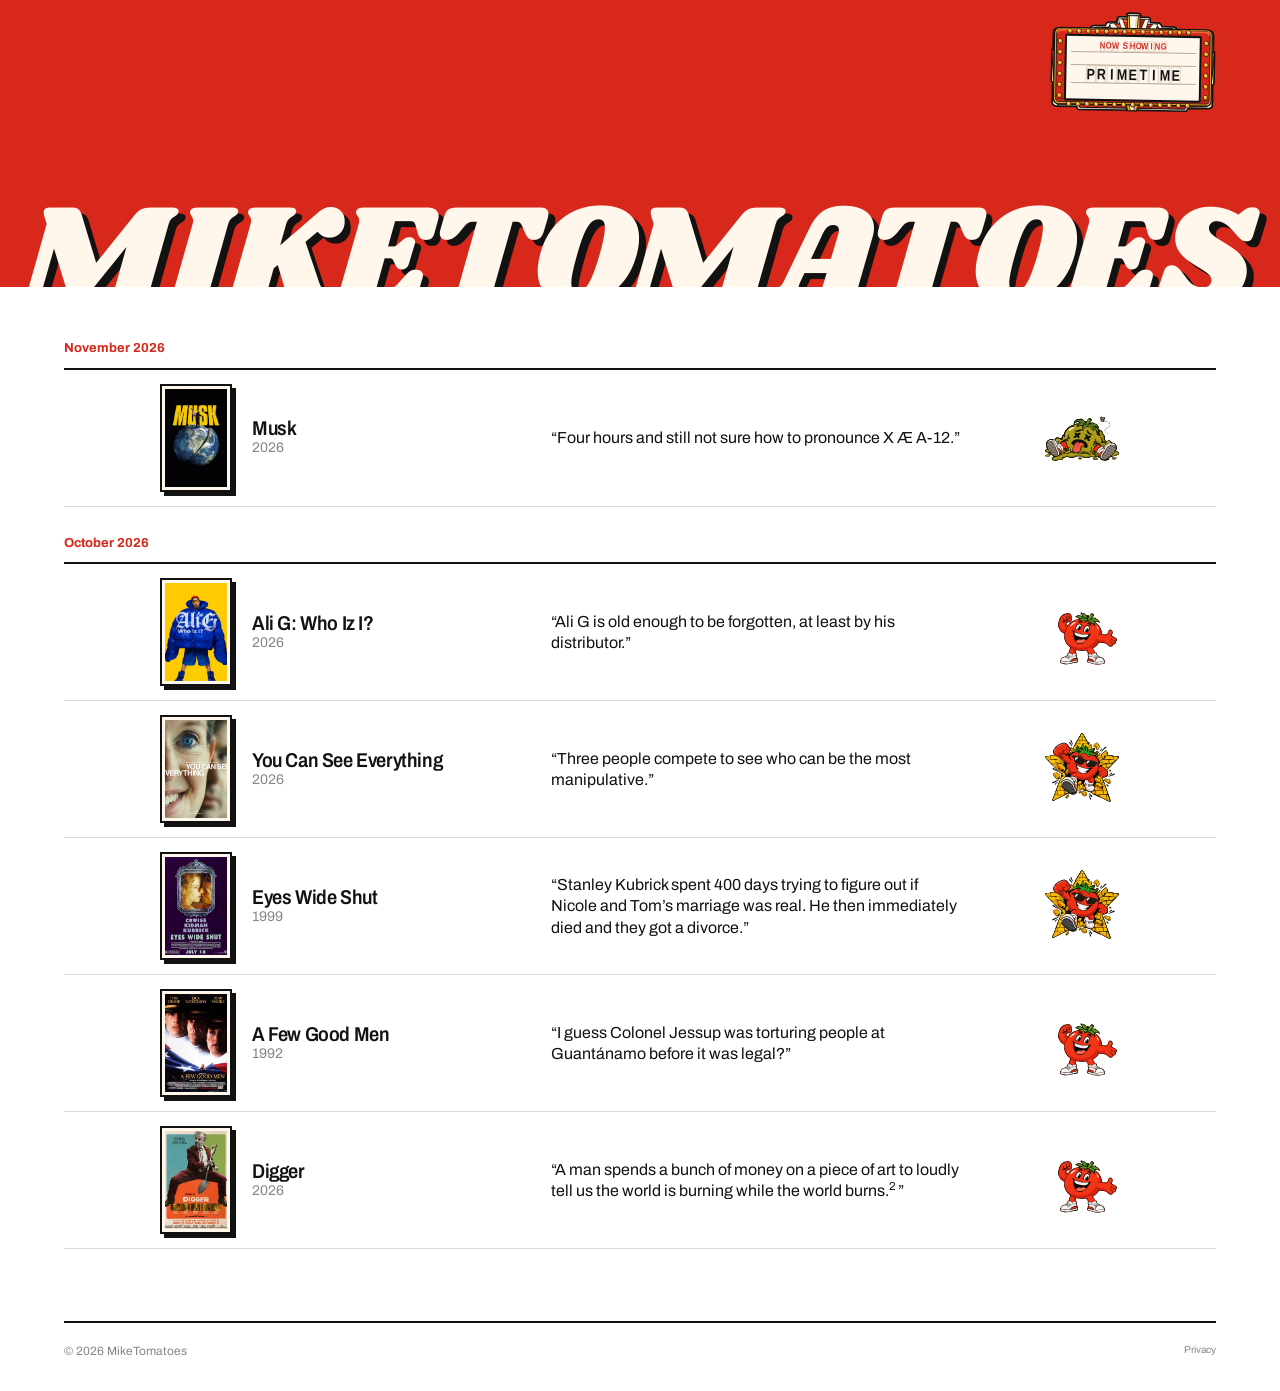
<file: index.html>
<!doctype html>
<html lang="en">
<head>
<meta charset="utf-8">
<meta name="viewport" content="width=device-width, initial-scale=1">
<title>miketomatoes</title>
<meta name="description" content="Mike's movie log.">
<meta property="og:title" content="MikeTomatoes">
<meta property="og:site_name" content="MikeTomatoes">
<meta property="og:type" content="website">
<meta property="og:url" content="https://www.miketomatoes.com/">
<meta property="og:image" content="https://www.miketomatoes.com/assets/og/share.png?v=2">
<meta property="og:image:width" content="1200">
<meta property="og:image:height" content="630">
<meta property="og:image:alt" content="MikeTomatoes">
<meta name="twitter:card" content="summary_large_image">
<meta name="theme-color" content="#D8281B">
<link rel="icon" href="assets/icons/rotten.svg?v=4" type="image/svg+xml">
<link rel="icon" href="assets/icons/rotten-48.png?v=4" sizes="48x48" type="image/png">
<link rel="icon" href="assets/icons/rotten-32.png?v=4" sizes="32x32" type="image/png">
<link rel="icon" href="assets/icons/rotten-16.png?v=4" sizes="16x16" type="image/png">
<link rel="apple-touch-icon" href="assets/icons/apple-touch-icon.png?v=4">
<script>
(() => {
  if (matchMedia('(prefers-reduced-motion: reduce)').matches) return;
  const icon = document.querySelector('link[rel="icon"][type="image/svg+xml"]');
  const open = icon.href, wink = open.replace('.svg', '-wink.svg');
  new Image().src = wink;
  setInterval(() => {
    icon.href = wink;
    setTimeout(() => { icon.href = open; }, 220);
  }, 4500);
})();
</script>
<link rel="preconnect" href="https://fonts.googleapis.com">
<link rel="preconnect" href="https://fonts.gstatic.com" crossorigin>
<link rel="stylesheet" href="https://fonts.googleapis.com/css2?family=Archivo:ital,wdth,wght@0,62..125,100..900;1,62..125,100..900&amp;family=Shrikhand&amp;display=swap">
<script>document.documentElement.classList.add('js')</script>
<script>
if (!/^(localhost|127\.0\.0\.1|\[::1\])$/.test(location.hostname) && location.protocol !== 'file:') {
  const s = document.createElement('script');
  s.async = true;
  s.src = 'https://www.googletagmanager.com/gtag/js?id=G-90VP8LYKGS';
  document.head.append(s);
  window.dataLayer = window.dataLayer || [];
  window.gtag = function () { dataLayer.push(arguments); };
  gtag('js', new Date());
  gtag('config', 'G-90VP8LYKGS');
}
</script>
<link rel="stylesheet" href="assets/marquee/marquee.css?v=20261023">
<style>
:root{--red:#D8281B;--ink:#121212;--paper:#FFFFFF;--banner-ink:#FFF6EC;--mute:#8A8580;--rule:#DEDAD4;--m:clamp(24px,5vw,72px);--wm-m:clamp(12px,1.6vw,28px)}
*{box-sizing:border-box}
/* The html background only shows in the overscroll bounce: red above the banner, paper below the footer (see the script). */
html{background:var(--red);overflow-x:clip}
/* A red block parked above the page top: iOS Safari shows what's above the page during the pull-down bounce, whatever the html background is. */
body::before{content:"";position:absolute;left:0;right:0;bottom:100%;height:100vh;background:var(--red)}
/* No body background: Safari blends body over html for its bounce colour, so the white lives on .page instead. */
body{position:relative;display:flex;flex-direction:column;min-height:100vh;margin:0;color:var(--ink);font-family:Archivo,"Helvetica Neue",Arial,sans-serif;font-size:14px;line-height:1.35;-webkit-font-smoothing:antialiased}
::selection{background:var(--red);color:var(--banner-ink)}
a{color:inherit;text-underline-offset:3px}
a:hover{color:var(--red)}
.banner{display:flex;flex-direction:column;justify-content:space-between;min-height:clamp(240px,22.5vw,330px);padding:0 var(--wm-m);background:var(--red);color:var(--banner-ink);overflow:hidden}
/* The wordmark runs close to the edges (--wm-m); everything else keeps the page margin (--m). */
/* Approved clear-card cinema sign, kept small in the banner corner. */
.banner .mt-marquee{align-self:flex-end;flex:none;width:clamp(120px,13vw,260px);max-width:calc(100% - 2 * (var(--m) - var(--wm-m)));margin:12px calc(var(--m) - var(--wm-m)) 0 0}
.wm{margin:12px 0 -0.3em;font-family:Shrikhand,"Arial Black",sans-serif;font-weight:400;font-size:calc((100vw - 2 * var(--wm-m)) / 8.9);line-height:1;letter-spacing:-.02em;text-transform:uppercase;white-space:nowrap;text-shadow:.045em .045em 0 var(--ink)}
.wm span{display:inline-block}
html.js .wm:not(.ready){visibility:hidden}
.page{flex:1 0 auto;background:var(--paper)}
/* The page sits over the banner's bottom edge by 1px so no sliver of the cut wordmark can show at any zoom. */
main{position:relative;z-index:1;margin-top:-1px;padding:25px var(--m) 72px;background:var(--paper)}
.mh{margin:0;padding:28px 0 10px;border-bottom:2px solid var(--ink);font-size:13px;font-weight:700;color:var(--red)}
/* The empty first and last columns inset the posters and the tomatoes equally from the rules' ends. */
.row{display:grid;grid-template-columns:76px 72px minmax(0,1fr) minmax(0,1.7fr) 76px 76px;gap:20px;align-items:center;padding:14px 0;border-bottom:1px solid var(--rule)}
.no{font-weight:600;font-variant-numeric:tabular-nums}
/* 80s frame: ink contour, cream mat and a hard ink offset, like the wordmark and the marquee trim. */
.poster{display:block;width:72px;aspect-ratio:2/3;object-fit:cover;padding:3px;border:2px solid var(--ink);background:var(--banner-ink);box-shadow:4px 4px 0 var(--ink)}
.poster-empty{display:flex;align-items:center;justify-content:center;background:#F1EEE9}
.poster-empty img{width:62%;opacity:.28;filter:grayscale(1)}
.film{min-width:0}
.film h3{margin:0;font-size:20px;font-weight:600;font-variation-settings:"wdth" 88;letter-spacing:-.02em;line-height:1.1}
.film span{color:var(--mute)}
.rv{min-width:0;padding-right:var(--m)}
.rv p{margin:0;font-size:16px;line-height:1.35}
.rv p a{text-decoration:none}
.rv sup{font-size:.72em;line-height:0;vertical-align:.5em;margin:0 .14em 0 .05em}
.links{display:flex;flex-wrap:wrap;gap:4px 16px;margin-top:8px;font-size:13px}
.links .tix{color:var(--red);font-weight:600}
.tomato{display:block;width:76px;height:76px;margin:-8px 0}
.empty{font-size:20px;color:var(--mute)}
.ft{margin:0 var(--m);padding:20px 0 32px;border-top:2px solid var(--ink);display:flex;flex-wrap:wrap;justify-content:space-between;gap:8px 24px;font-size:12px;color:var(--mute)}
.ft .pp{margin-left:auto;font-size:10px;text-decoration:none}
/* Tablet: drop the empty inset columns so the title and quote keep their width. */
@media (min-width:761px) and (max-width:1100px){
  .row{grid-template-columns:72px minmax(0,1fr) minmax(0,1.6fr) 76px;gap:24px}
  .no{display:none}
  .rv{padding-right:16px}
}
@media (max-width:760px){
  .banner{min-height:160px}
  main{padding:16px var(--m) 56px}
  /* Phone: poster, title and tomato on one line; the quote gets the full width underneath. */
  .row{grid-template-columns:64px minmax(0,1fr) 60px;grid-template-areas:"poster film tomato" "rv rv rv";gap:16px 16px;align-items:center;padding:24px 0}
  .no{display:none}
  .poster{grid-area:poster;width:64px;padding:2px;box-shadow:3px 3px 0 var(--ink)}
  .film{grid-area:film}
  .film h3{font-size:19px}
  .rv{grid-area:rv;padding-right:0}
  .rv p{font-size:16px;line-height:1.45}
  .tomato-cell{grid-area:tomato}
  .tomato{width:60px;height:60px;margin:0}
}
</style>
</head>
<body>
<header class="banner">
  <div class="mt-marquee" role="img" aria-label="NOW SHOWING: Primetime" data-title="Primetime">
    <img class="mt-frame" src="assets/marquee/frame.svg" alt="" aria-hidden="true">
    <div class="mt-window" aria-hidden="true"><div class="mt-heading">NOW SHOWING</div><div class="mt-title">Primetime</div></div>
  </div>
  <h1 class="wm"><span>MikeTomatoes</span></h1>
</header>
<div class="page">
<main>
    <section>
      <h2 class="mh">November 2026</h2>
      <article class="row">
        <span class="no"></span>
        <img class="poster" src="assets/posters/musk-2026.jpg" alt="" loading="lazy">
        <div class="film"><h3>Musk</h3><span>2026</span></div>
        <div class="rv"><p>“Four hours and still not sure how to pronounce X Æ A-12.”</p></div>
        <div class="tomato-cell"><picture><source media="(min-width: 761px)" srcset="assets/ratings/rotten.svg"><img class="tomato" src="assets/ratings/rotten-small.svg" alt="Rotten"></picture></div>
      </article>
    </section>
    <section>
      <h2 class="mh">October 2026</h2>
      <article class="row">
        <span class="no"></span>
        <img class="poster" src="assets/posters/ali-g-who-iz-i-2026.jpg" alt="" loading="lazy">
        <div class="film"><h3>Ali G: Who Iz I?</h3><span>2026</span></div>
        <div class="rv"><p>“Ali G is old enough to be forgotten, at least by his distributor.”</p></div>
        <div class="tomato-cell"><picture><source media="(min-width: 761px)" srcset="assets/ratings/fresh.svg"><img class="tomato" src="assets/ratings/fresh-small.svg" alt="Fresh"></picture></div>
      </article>
      <article class="row">
        <span class="no"></span>
        <img class="poster" src="assets/posters/you-can-see-everything-2026.jpg" alt="" loading="lazy">
        <div class="film"><h3>You Can See Everything</h3><span>2026</span></div>
        <div class="rv"><p>“Three people compete to see who can be the most manipulative.”</p></div>
        <div class="tomato-cell"><picture><source media="(min-width: 761px)" srcset="assets/ratings/star.svg"><img class="tomato" src="assets/ratings/star-small.svg" alt="Star"></picture></div>
      </article>
      <article class="row">
        <span class="no"></span>
        <img class="poster" src="assets/posters/eyes-wide-shut-1999.png" alt="" loading="lazy">
        <div class="film"><h3>Eyes Wide Shut</h3><span>1999</span></div>
        <div class="rv"><p>“Stanley Kubrick spent 400 days trying to figure out if Nicole and Tom’s marriage was real. He then immediately died and they got a divorce.”</p></div>
        <div class="tomato-cell"><picture><source media="(min-width: 761px)" srcset="assets/ratings/star.svg"><img class="tomato" src="assets/ratings/star-small.svg" alt="Star"></picture></div>
      </article>
      <article class="row">
        <span class="no"></span>
        <img class="poster" src="assets/posters/a-few-good-men-1992.jpg" alt="" loading="lazy">
        <div class="film"><h3>A Few Good Men</h3><span>1992</span></div>
        <div class="rv"><p>“I guess Colonel Jessup was torturing people at Guantánamo <a href="https://en.wikipedia.org/wiki/Torture_Memos" target="_blank" rel="noopener">before it was legal</a>?”</p></div>
        <div class="tomato-cell"><picture><source media="(min-width: 761px)" srcset="assets/ratings/fresh.svg"><img class="tomato" src="assets/ratings/fresh-small.svg" alt="Fresh"></picture></div>
      </article>
      <article class="row">
        <span class="no"></span>
        <img class="poster" src="assets/posters/digger-2026.jpg" alt="" loading="lazy">
        <div class="film"><h3>Digger</h3><span>2026</span></div>
        <div class="rv"><p>“A man spends a bunch of money on a piece of art to loudly tell us the world is burning while the world burns.<sup>2</sup>”</p></div>
        <div class="tomato-cell"><picture><source media="(min-width: 761px)" srcset="assets/ratings/fresh.svg"><img class="tomato" src="assets/ratings/fresh-small.svg" alt="Fresh"></picture></div>
      </article>
    </section>
</main>
<footer class="ft"><span>© 2026 MikeTomatoes</span><a class="pp" href="privacy.html">Privacy</a></footer>
</div>
<script src="assets/marquee/marquee.js?v=20261023"></script>
<script>document.querySelectorAll('.mt-marquee').forEach(el => MikeMarquee.mount(el, { title: el.dataset.title }));</script>
<script>
{
  const el = document.querySelector('.wm');
  if (el) {
    const fit = () => {
      el.style.fontSize = '100px';
      el.style.fontSize = (100 * el.clientWidth / (el.firstElementChild.getBoundingClientRect().width + 0.045 * 100)) + 'px';
      el.classList.add('ready');
    };
    document.fonts.ready.then(fit);
    addEventListener('resize', fit);
  }
}
</script>
<script>
{
  const root = document.documentElement;
  const tint = () => { root.style.backgroundColor = scrollY < (root.scrollHeight - innerHeight) / 2 ? '' : 'var(--paper)'; };
  addEventListener('scroll', tint, { passive: true });
  tint();
}
</script>
</body>
</html>
</file>
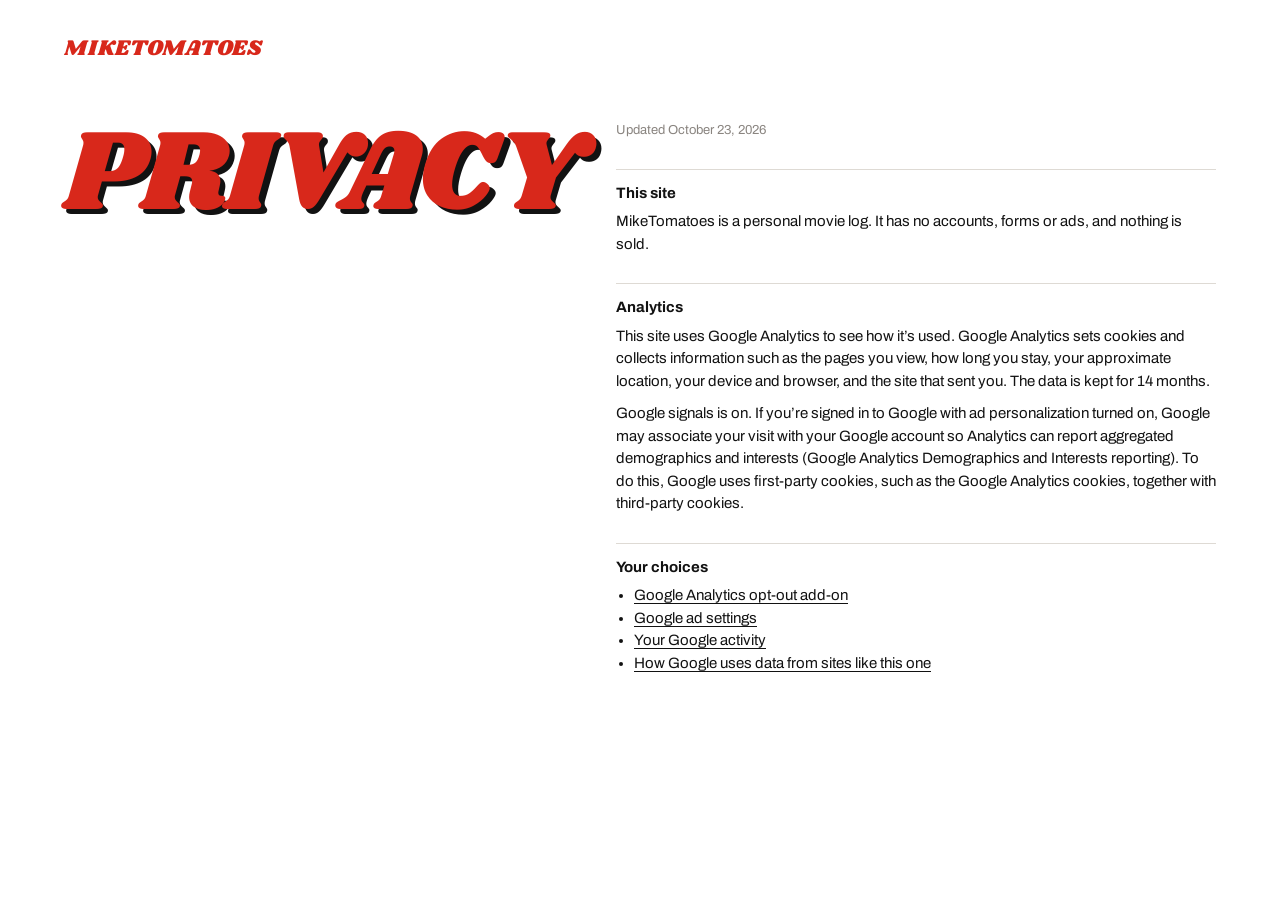
<file: privacy.html>
<!doctype html>
<html lang="en">
<head>
<meta charset="utf-8">
<meta name="viewport" content="width=device-width, initial-scale=1">
<title>privacy · miketomatoes</title>
<meta name="description" content="Mike's movie log.">
<meta property="og:title" content="MikeTomatoes">
<meta property="og:site_name" content="MikeTomatoes">
<meta property="og:type" content="website">
<meta property="og:url" content="https://www.miketomatoes.com/">
<meta property="og:image" content="https://www.miketomatoes.com/assets/og/share.png?v=2">
<meta property="og:image:width" content="1200">
<meta property="og:image:height" content="630">
<meta property="og:image:alt" content="MikeTomatoes">
<meta name="twitter:card" content="summary_large_image">
<meta name="theme-color" content="#D8281B">
<link rel="icon" href="assets/icons/rotten.svg?v=4" type="image/svg+xml">
<link rel="icon" href="assets/icons/rotten-48.png?v=4" sizes="48x48" type="image/png">
<link rel="icon" href="assets/icons/rotten-32.png?v=4" sizes="32x32" type="image/png">
<link rel="icon" href="assets/icons/rotten-16.png?v=4" sizes="16x16" type="image/png">
<link rel="apple-touch-icon" href="assets/icons/apple-touch-icon.png?v=4">
<script>
(() => {
  if (matchMedia('(prefers-reduced-motion: reduce)').matches) return;
  const icon = document.querySelector('link[rel="icon"][type="image/svg+xml"]');
  const open = icon.href, wink = open.replace('.svg', '-wink.svg');
  new Image().src = wink;
  setInterval(() => {
    icon.href = wink;
    setTimeout(() => { icon.href = open; }, 220);
  }, 4500);
})();
</script>
<link rel="preconnect" href="https://fonts.googleapis.com">
<link rel="preconnect" href="https://fonts.gstatic.com" crossorigin>
<link rel="stylesheet" href="https://fonts.googleapis.com/css2?family=Archivo:ital,wdth,wght@0,62..125,100..900;1,62..125,100..900&amp;family=Shrikhand&amp;display=swap">
<script>document.documentElement.classList.add('js')</script>
<script>
if (!/^(localhost|127\.0\.0\.1|\[::1\])$/.test(location.hostname) && location.protocol !== 'file:') {
  const s = document.createElement('script');
  s.async = true;
  s.src = 'https://www.googletagmanager.com/gtag/js?id=G-90VP8LYKGS';
  document.head.append(s);
  window.dataLayer = window.dataLayer || [];
  window.gtag = function () { dataLayer.push(arguments); };
  gtag('js', new Date());
  gtag('config', 'G-90VP8LYKGS');
}
</script>
<style>
:root{--red:#D8281B;--ink:#121212;--paper:#FFFFFF;--mute:#8A8580;--rule:#DEDAD4;--m:clamp(24px,5vw,72px)}
*{box-sizing:border-box}
html{background:var(--paper)}
body{margin:0;padding:32px var(--m) 72px;color:var(--ink);font-family:Archivo,"Helvetica Neue",Arial,sans-serif;font-size:15px;line-height:1.5;-webkit-font-smoothing:antialiased}
a{color:inherit;text-underline-offset:3px}
a:hover{color:var(--red)}
.home{font-family:Shrikhand,"Arial Black",sans-serif;font-size:22px;text-transform:uppercase;color:var(--red);text-decoration:none}
/* The big red PRIVACY holds the left; the text column sits against the right margin. */
main{display:grid;grid-template-columns:minmax(0,1fr) minmax(0,600px);gap:48px;align-items:start;margin-top:56px}
h1{position:sticky;top:32px;margin:0;font-family:Shrikhand,"Arial Black",sans-serif;font-weight:400;font-size:clamp(56px,9vw,132px);line-height:.95;letter-spacing:-.02em;text-transform:uppercase;color:var(--red);text-shadow:.045em .045em 0 var(--ink)}
.updated{margin:0;color:var(--mute);font-size:13px}
h2{margin:28px 0 6px;padding-top:12px;border-top:1px solid var(--rule);font-size:15px;font-weight:700}
p,ul{margin:0 0 10px}
ul{padding-left:18px}
@media (max-width:860px){
  main{grid-template-columns:minmax(0,1fr);gap:24px;margin-top:40px}
  h1{position:static}
}
</style>
</head>
<body>
<a class="home" href="./">MikeTomatoes</a>
<main>
  <h1>Privacy</h1>
  <div class="doc">
  <p class="updated">Updated October 23, 2026</p>

  <h2>This site</h2>
  <p>MikeTomatoes is a personal movie log. It has no accounts, forms or ads, and nothing is sold.</p>

  <h2>Analytics</h2>
  <p>This site uses Google Analytics to see how it’s used. Google Analytics sets cookies and collects information such as the pages you view, how long you stay, your approximate location, your device and browser, and the site that sent you. The data is kept for 14 months.</p>
  <p>Google signals is on. If you’re signed in to Google with ad personalization turned on, Google may associate your visit with your Google account so Analytics can report aggregated demographics and interests (Google Analytics Demographics and Interests reporting). To do this, Google uses first-party cookies, such as the Google Analytics cookies, together with third-party cookies.</p>

  <h2>Your choices</h2>
  <ul>
    <li><a href="https://tools.google.com/dlpage/gaoptout" rel="noopener">Google Analytics opt-out add-on</a></li>
    <li><a href="https://myadcenter.google.com/" rel="noopener">Google ad settings</a></li>
    <li><a href="https://myactivity.google.com/" rel="noopener">Your Google activity</a></li>
    <li><a href="https://policies.google.com/technologies/partner-sites" rel="noopener">How Google uses data from sites like this one</a></li>
  </ul>
  
  </div>
</main>
</body>
</html>
</file>
<file: assets/marquee/marquee.css>
.mt-marquee{position:relative;display:block;width:min(330px,100%);aspect-ratio:5/3;isolation:isolate;transform:rotate(1deg);--rail:#BDA995;--rail-highlight:#FFFDF8;--card-edge:rgba(93,70,48,.18);--card-glint:rgba(255,255,255,.65);color:#121212;font-family:Arial,sans-serif}
.mt-frame{display:block;width:100%;height:100%;pointer-events:none;user-select:none}
.mt-window{position:absolute;left:10%;top:25%;width:80%;height:62.5%;box-sizing:border-box;padding:2% 2.5%;display:flex;flex-direction:column;align-items:stretch;overflow:hidden}
.mt-heading{position:relative;flex:0 0 23%;display:flex;align-items:center;justify-content:center;color:#D8281B;font-size:clamp(10px,2vw,18px);font-weight:900;line-height:1;white-space:nowrap}
.mt-title{flex:1;min-height:0;display:flex;flex-direction:column;justify-content:center;align-items:center;gap:0;font-weight:900;line-height:1.18;text-align:center}
.mt-row{position:relative;width:100%;display:flex;flex:none;justify-content:center;align-items:center;height:1.23em;white-space:nowrap}
.mt-letter{position:relative;height:1.18em;display:inline-flex;justify-content:center;align-items:center;width:.7em;flex:none;line-height:1;transform:none}
.mt-glyph{display:block;font-family:"Arial Black",Arial,sans-serif;font-weight:900;transform:scaleX(.82)}
.mt-space{width:.42em;flex:none}
.mt-marquee[data-theme="dark"]{color:#FFF6EC;--rail:#5E5549;--rail-highlight:#27241F;--card-edge:rgba(255,246,236,.18);--card-glint:rgba(255,255,255,.1)}
.mt-marquee[data-theme="dark"] .mt-heading{position:relative;color:#F2B01E}
@media(prefers-reduced-motion:reduce){.mt-marquee *{transition:none;animation:none}}

/* Shallow paired rails hold each straight row of removable letter cards. */
.mt-row::before,.mt-row::after,.mt-heading::after{content:"";position:absolute;left:0;right:0;height:1px;background:var(--rail);box-shadow:0 1px 0 var(--rail-highlight);pointer-events:none}
.mt-row::before{top:0}.mt-row::after,.mt-heading::after{bottom:0}

/* Clear plastic cards: transparent faces, fine edges and a tiny inner glint. */
.mt-letter::before{content:"";position:absolute;inset:0 .025em;border:1px solid var(--card-edge);border-radius:1px;background:transparent;box-shadow:inset 1px 0 0 var(--card-glint);pointer-events:none}
</file>
